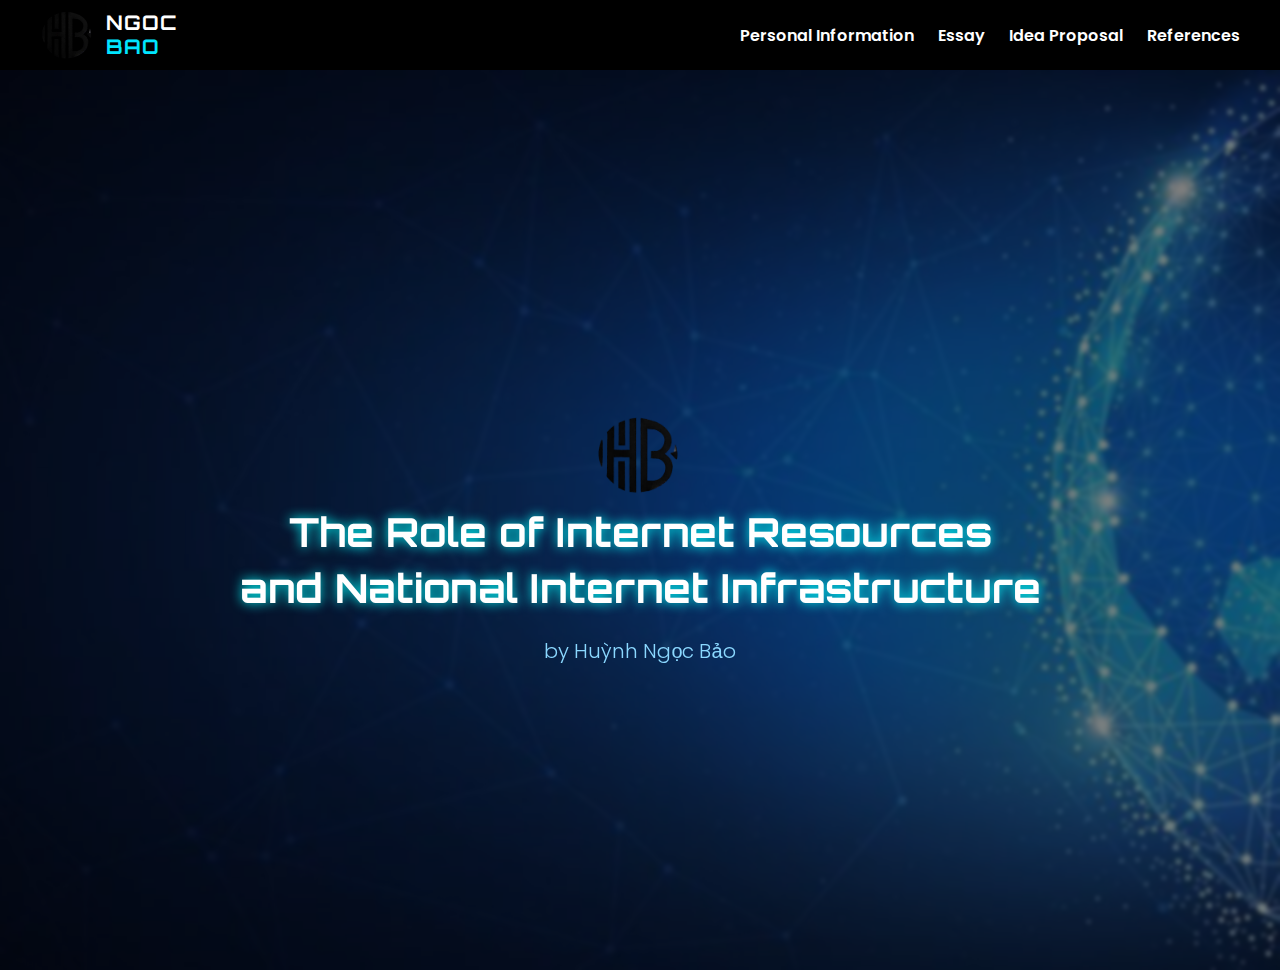
<file: index.html>
<!DOCTYPE html>
<html lang="en">
<head>
  <meta charset="UTF-8" />
  <meta name="viewport" content="width=device-width, initial-scale=1.0" />
  <title>Role of Internet Resources</title>
  <link href="https://fonts.googleapis.com/css2?family=Orbitron:wght@600&family=Poppins:wght@400;700&display=swap" rel="stylesheet">
  <link rel="stylesheet" href="style.css" />
  <style>
    body {
      margin: 0;
      font-family: 'Poppins', sans-serif;
      color: white;
      background-color: #000;
    }

    header {
      display: flex;
      justify-content: space-between;
      align-items: center;
      background: #000;
      padding: 10px 40px;
      position: sticky;
      top: 0;
      z-index: 1000;
    }

    .logo-container {
      display: flex;
      align-items: center;
    }

    .logo-container img {
      height: 50px;
      margin-right: 10px;
    }

    .logo {
      font-family: 'Orbitron', sans-serif;
      font-size: 20px;
      font-weight: bold;
      line-height: 1.2;
    }

    .highlight {
      color: #00ffff;
    }

    nav a {
      margin-left: 20px;
      color: #ffffff;
      text-decoration: none;
      font-weight: 600;
      font-size: 16px;
      transition: color 0.3s;
    }

    nav a:hover {
      color: #00ffff;
    }

    .hero {
  background: url('internet 2.jpg') center center / cover no-repeat;
      height: 100vh;
      display: flex;
      justify-content: center;
      align-items: center;
      text-align: center;
      position: relative;
    }

    .overlay {
      position: absolute;
      top: 0; left: 0;
      width: 100%; height: 100%;
      background: rgba(0, 0, 0, 0.6);
    }

    .content {
      position: relative;
      z-index: 1;
    }

.content img {
  height: 80px;
  margin-bottom: 2px;  /* Trước là 20px, giảm để kéo sát xuống */
  margin-top: -20px;    /* Thêm dòng này để kéo logo lên */
}


    h1 {
      font-family: 'Orbitron', sans-serif;
      font-size: 42px;
      text-shadow: 0 0 10px #00ffff, 0 0 20px #00ffff;
      margin-bottom: 10px;
    }

    p {
      font-size: 18px;
      color: #aaa;
    }
  </style>
</head>
<body>
  <header>
    <div class="logo-container">
      <img src="logohb-removebg-preview.png" alt="HB Logo">
      <div class="logo">NGOC<br><span class="highlight">BAO</span></div>
    </div>
    <nav>
      <a href="personal.html">Personal Information</a>
      <a href="essay.html">Essay</a>
      <a href="idea.html">Idea Proposal</a>
      <a href="reference.html">References</a>
    </nav>
  </header>

  <section class="hero">
    <div class="overlay"></div>
    <div class="content">
      <img src="logohb-removebg-preview.png" alt="HB Logo">
      <h1>The Role of Internet Resources<br>and National Internet Infrastructure</h1>
      <p>by Huỳnh Ngọc Bảo</p>
    </div>
  </section>
</body>
</html>
</file>
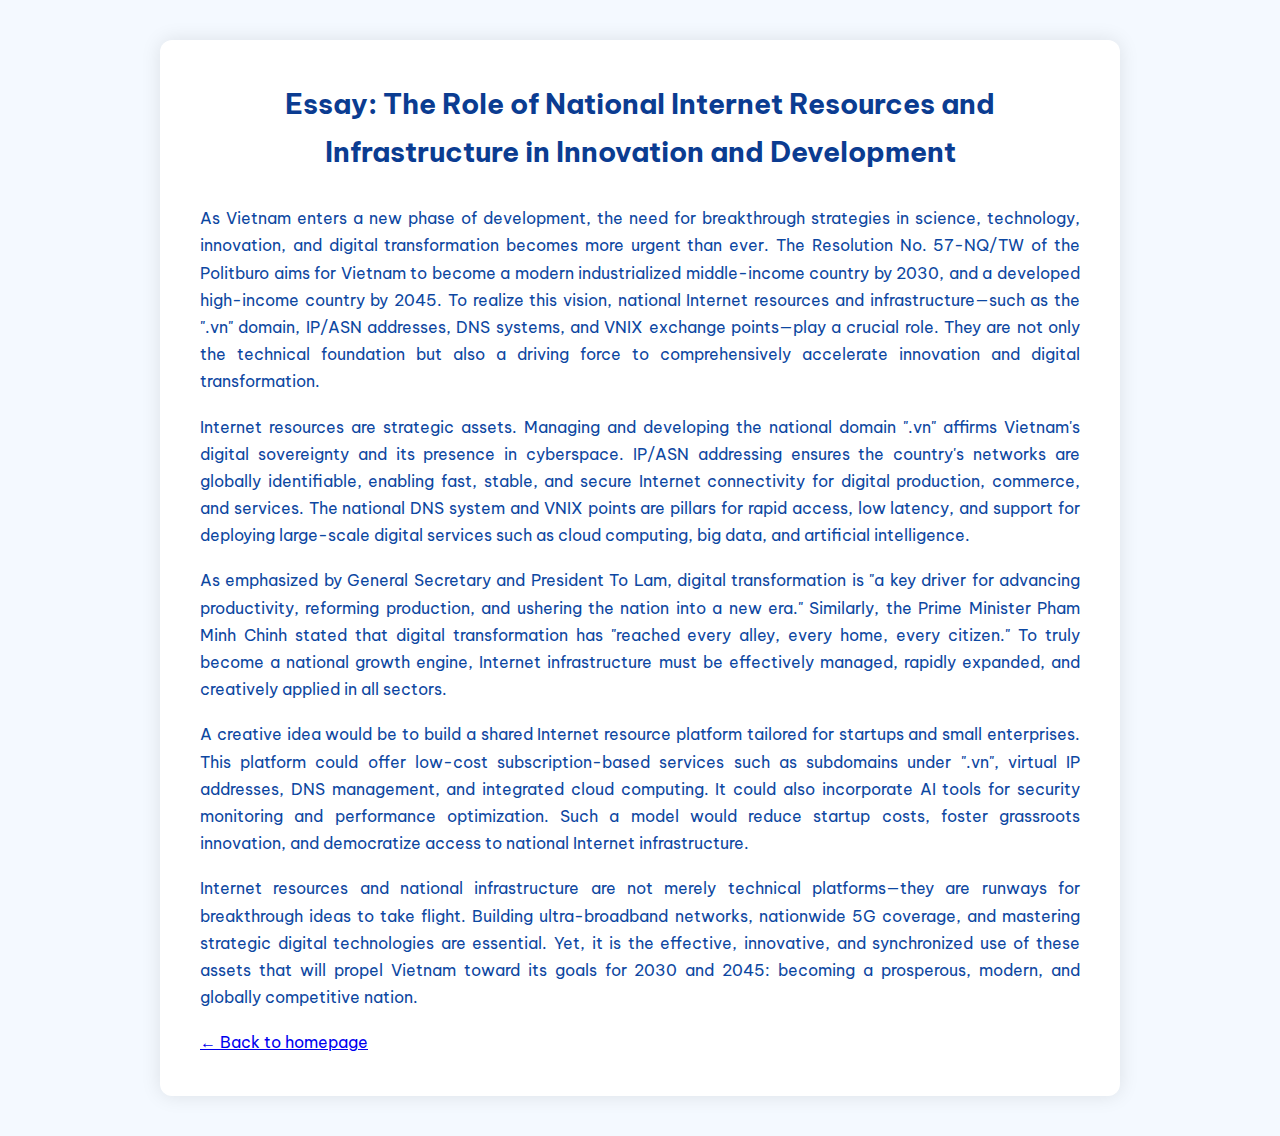
<file: essay.html>
<!DOCTYPE html>
<html lang="en">
<head>
  <meta charset="UTF-8" />
  <meta name="viewport" content="width=device-width, initial-scale=1.0" />
  <title>Essay - Internet Resources & Infrastructure</title>
  <link href="https://fonts.googleapis.com/css2?family=Be+Vietnam+Pro:wght@400;700&display=swap" rel="stylesheet" />
  <style>
    * { box-sizing: border-box; margin: 0; padding: 0; }
    body {
      font-family: 'Be Vietnam Pro', sans-serif;
      background: #f4f9ff;
      color: #0d47a1;
      line-height: 1.7;
      padding: 40px 16px;
    }
    .container {
      max-width: 960px;
      margin: auto;
      padding: 40px;
      background: white;
      border-radius: 12px;
      box-shadow: 0 0 20px rgba(0,0,0,0.1);
    }
    h1 {
      text-align: center;
      margin-bottom: 30px;
      font-size: 28px;
      color: #0b3c91;
    }
    h2 {
      margin-top: 30px;
      font-size: 22px;
      color: #1565c0;
    }
    p {
      margin-bottom: 18px;
      text-align: justify;
    }
  </style>
</head>
<body>
  <div class="container">
    <h1>Essay: The Role of National Internet Resources and Infrastructure in Innovation and Development</h1>

    <p>As Vietnam enters a new phase of development, the need for breakthrough strategies in science, technology, innovation, and digital transformation becomes more urgent than ever. The Resolution No. 57-NQ/TW of the Politburo aims for Vietnam to become a modern industrialized middle-income country by 2030, and a developed high-income country by 2045. To realize this vision, national Internet resources and infrastructure—such as the ".vn" domain, IP/ASN addresses, DNS systems, and VNIX exchange points—play a crucial role. They are not only the technical foundation but also a driving force to comprehensively accelerate innovation and digital transformation.</p>

    <p>Internet resources are strategic assets. Managing and developing the national domain ".vn" affirms Vietnam's digital sovereignty and its presence in cyberspace. IP/ASN addressing ensures the country's networks are globally identifiable, enabling fast, stable, and secure Internet connectivity for digital production, commerce, and services. The national DNS system and VNIX points are pillars for rapid access, low latency, and support for deploying large-scale digital services such as cloud computing, big data, and artificial intelligence.</p>

    <p>As emphasized by General Secretary and President To Lam, digital transformation is "a key driver for advancing productivity, reforming production, and ushering the nation into a new era." Similarly, the Prime Minister Pham Minh Chinh stated that digital transformation has "reached every alley, every home, every citizen." To truly become a national growth engine, Internet infrastructure must be effectively managed, rapidly expanded, and creatively applied in all sectors.</p>

    <p>A creative idea would be to build a shared Internet resource platform tailored for startups and small enterprises. This platform could offer low-cost subscription-based services such as subdomains under ".vn", virtual IP addresses, DNS management, and integrated cloud computing. It could also incorporate AI tools for security monitoring and performance optimization. Such a model would reduce startup costs, foster grassroots innovation, and democratize access to national Internet infrastructure.</p>

    <p>Internet resources and national infrastructure are not merely technical platforms—they are runways for breakthrough ideas to take flight. Building ultra-broadband networks, nationwide 5G coverage, and mastering strategic digital technologies are essential. Yet, it is the effective, innovative, and synchronized use of these assets that will propel Vietnam toward its goals for 2030 and 2045: becoming a prosperous, modern, and globally competitive nation.</p>
      <a href="index.html" class="back-link">← Back to homepage</a>

  </div>
</body>
</html>
</file>
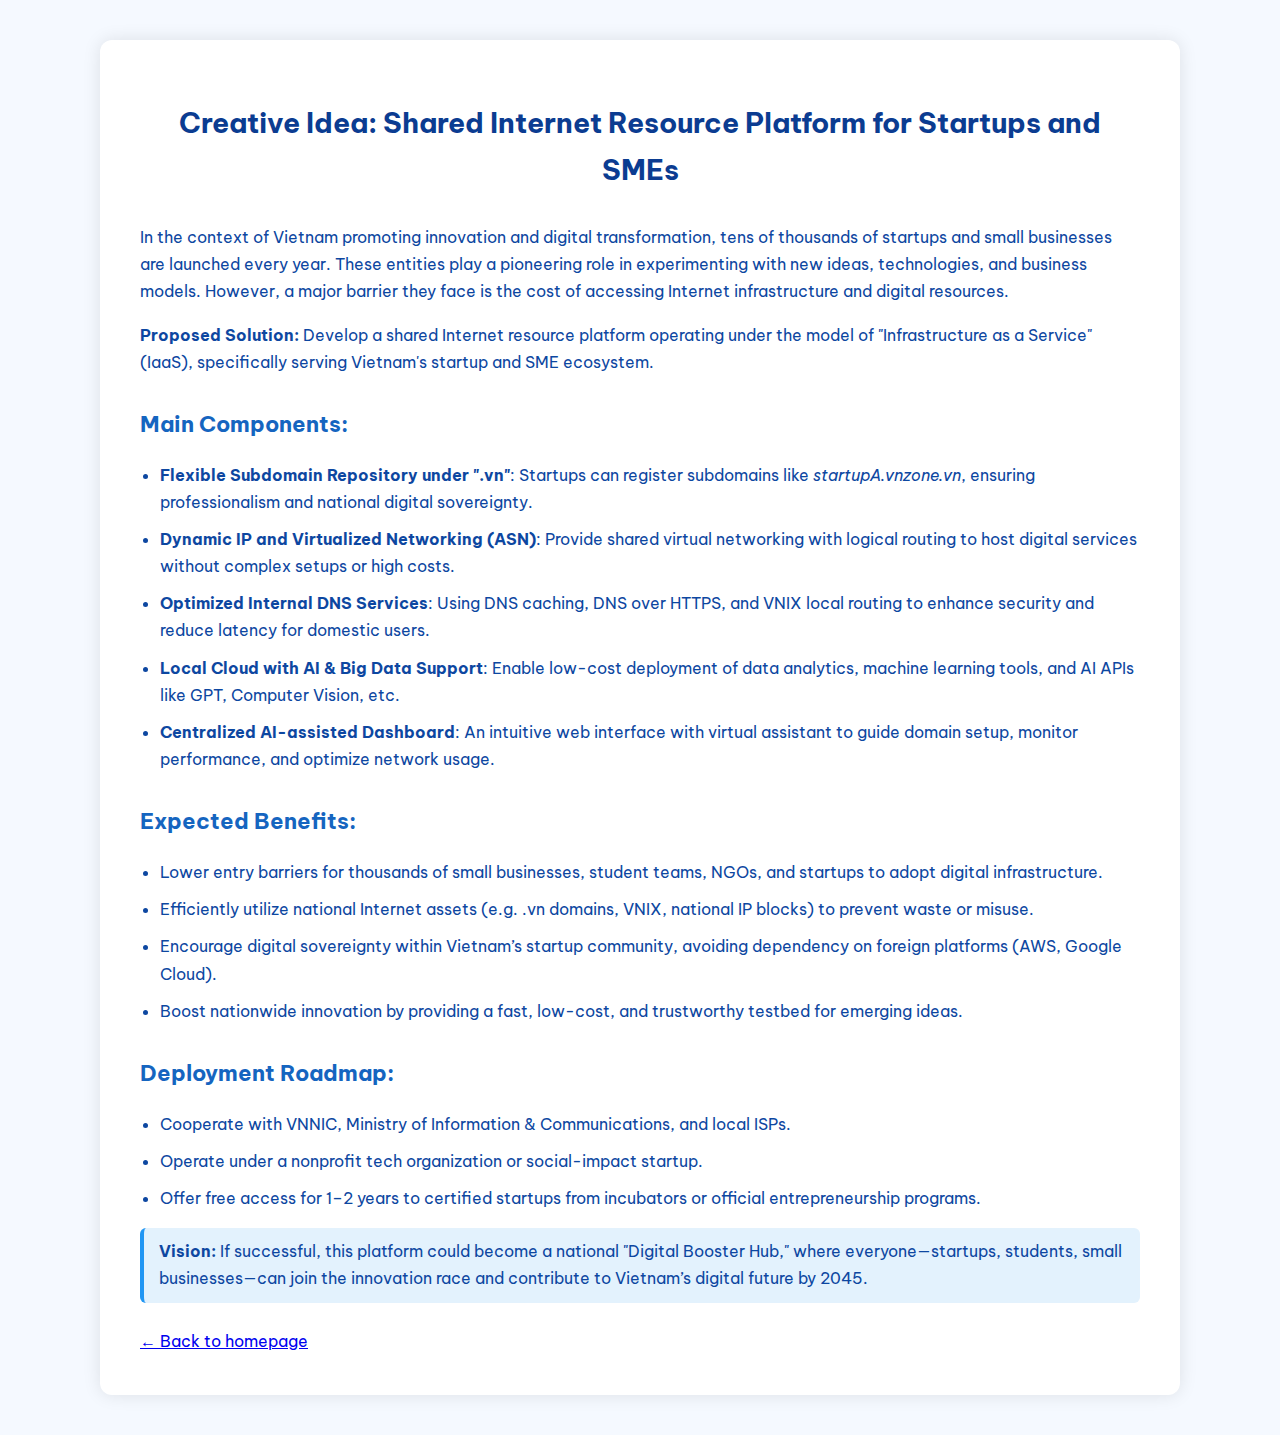
<file: idea.html>
<!DOCTYPE html>
<html lang="en">
<head>
  <meta charset="UTF-8" />
  <meta name="viewport" content="width=device-width, initial-scale=1.0" />
  <title>Idea Proposal - Shared Internet Resource Platform</title>
  <link href="https://fonts.googleapis.com/css2?family=Be+Vietnam+Pro:wght@400;700&display=swap" rel="stylesheet">
  <style>
    body {
      font-family: 'Be Vietnam Pro', sans-serif;
      background: #f5f9ff;
      color: #0d47a1;
      margin: 0;
      padding: 40px 20px;
      line-height: 1.7;
    }
    .container {
      max-width: 1000px;
      margin: auto;
      background: white;
      border-radius: 12px;
      padding: 40px;
      box-shadow: 0 0 18px rgba(0,0,0,0.1);
    }
    h1 {
      text-align: center;
      font-size: 28px;
      color: #0b3c91;
      margin-bottom: 30px;
    }
    h2 {
      color: #1565c0;
      margin-top: 30px;
      font-size: 22px;
    }
    ul {
      padding-left: 20px;
    }
    ul li {
      margin-bottom: 10px;
    }
    .highlight {
      background: #e3f2fd;
      padding: 10px 15px;
      border-left: 4px solid #2196f3;
      margin-bottom: 25px;
      border-radius: 6px;
    }
  </style>
</head>
<body>
  <div class="container">
    <h1>Creative Idea: Shared Internet Resource Platform for Startups and SMEs</h1>

    <p>In the context of Vietnam promoting innovation and digital transformation, tens of thousands of startups and small businesses are launched every year. These entities play a pioneering role in experimenting with new ideas, technologies, and business models. However, a major barrier they face is the cost of accessing Internet infrastructure and digital resources.</p>

    <p><strong>Proposed Solution:</strong> Develop a shared Internet resource platform operating under the model of "Infrastructure as a Service" (IaaS), specifically serving Vietnam's startup and SME ecosystem.</p>

    <h2>Main Components:</h2>
    <ul>
      <li><strong>Flexible Subdomain Repository under ".vn"</strong>: Startups can register subdomains like <em>startupA.vnzone.vn</em>, ensuring professionalism and national digital sovereignty.</li>
      <li><strong>Dynamic IP and Virtualized Networking (ASN)</strong>: Provide shared virtual networking with logical routing to host digital services without complex setups or high costs.</li>
      <li><strong>Optimized Internal DNS Services</strong>: Using DNS caching, DNS over HTTPS, and VNIX local routing to enhance security and reduce latency for domestic users.</li>
      <li><strong>Local Cloud with AI & Big Data Support</strong>: Enable low-cost deployment of data analytics, machine learning tools, and AI APIs like GPT, Computer Vision, etc.</li>
      <li><strong>Centralized AI-assisted Dashboard</strong>: An intuitive web interface with virtual assistant to guide domain setup, monitor performance, and optimize network usage.</li>
    </ul>

    <h2>Expected Benefits:</h2>
    <ul>
      <li>Lower entry barriers for thousands of small businesses, student teams, NGOs, and startups to adopt digital infrastructure.</li>
      <li>Efficiently utilize national Internet assets (e.g. .vn domains, VNIX, national IP blocks) to prevent waste or misuse.</li>
      <li>Encourage digital sovereignty within Vietnam’s startup community, avoiding dependency on foreign platforms (AWS, Google Cloud).</li>
      <li>Boost nationwide innovation by providing a fast, low-cost, and trustworthy testbed for emerging ideas.</li>
    </ul>

    <h2>Deployment Roadmap:</h2>
    <ul>
      <li>Cooperate with VNNIC, Ministry of Information & Communications, and local ISPs.</li>
      <li>Operate under a nonprofit tech organization or social-impact startup.</li>
      <li>Offer free access for 1–2 years to certified startups from incubators or official entrepreneurship programs.</li>
    </ul>

    <div class="highlight">
      <strong>Vision:</strong> If successful, this platform could become a national "Digital Booster Hub," where everyone—startups, students, small businesses—can join the innovation race and contribute to Vietnam’s digital future by 2045.
    </div>
          <a href="index.html" class="back-link">← Back to homepage</a>

  </div>
</body>
</html>
</file>
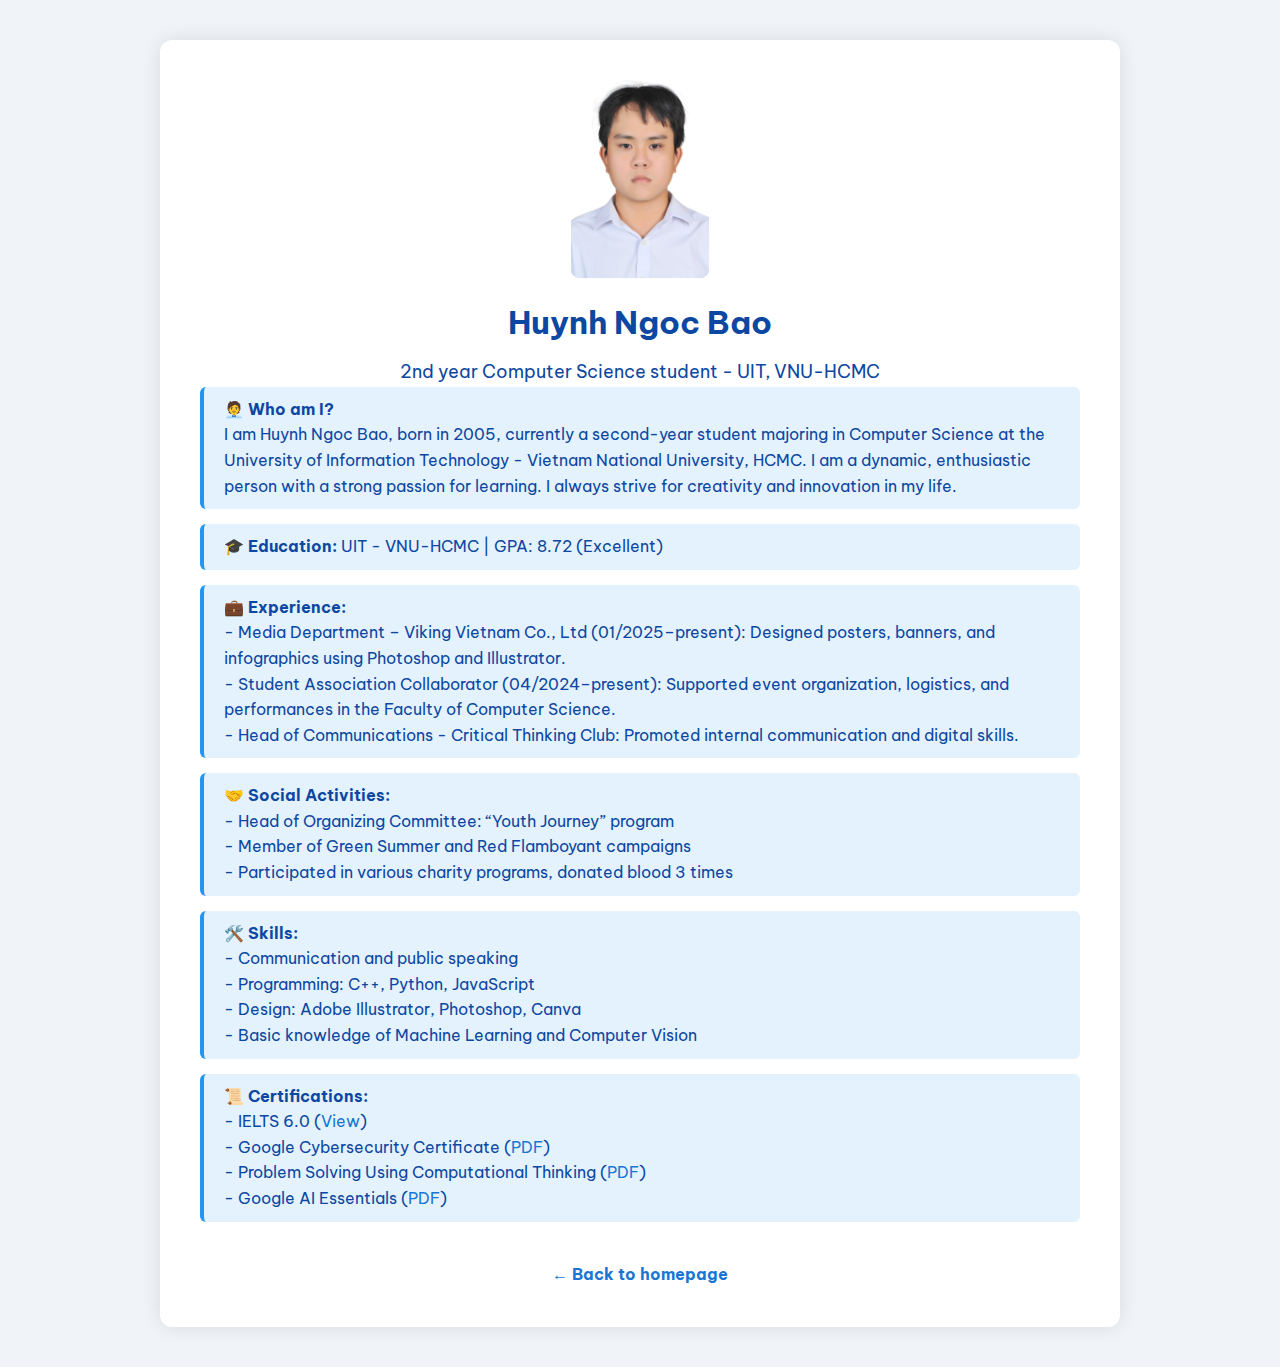
<file: personal.html>
<!DOCTYPE html>
<html lang="en">
<head>
  <meta charset="UTF-8" />
  <meta name="viewport" content="width=device-width, initial-scale=1.0" />
  <title>Personal Information - Huynh Ngoc Bao</title>
  <link href="https://fonts.googleapis.com/css2?family=Be+Vietnam+Pro:wght@400;700&display=swap" rel="stylesheet" />
  <style>
    * {
      margin: 0;
      padding: 0;
      box-sizing: border-box;
    }
    body {
      font-family: 'Be Vietnam Pro', sans-serif;
      background: #f0f4f8;
      color: #0d47a1;
      line-height: 1.6;
    }
    .container {
      max-width: 960px;
      margin: 40px auto;
      padding: 40px;
      background: #ffffff;
      border-radius: 12px;
      box-shadow: 0 0 20px rgba(0, 0, 0, 0.1);
    }
    h1 {
      font-size: 32px;
      text-align: center;
      color: #0d47a1;
      margin-bottom: 10px;
    }
    h2 {
      font-size: 22px;
      margin-top: 30px;
      margin-bottom: 10px;
      color: #1565c0;
    }
    .info-box {
      padding: 10px 20px;
      background-color: #e3f2fd;
      border-left: 4px solid #2196f3;
      margin-bottom: 15px;
      border-radius: 6px;
    }
    .info-box p {
      margin: 0;
      color: #0d47a1;
    }
    a {
      color: #1976d2;
      text-decoration: none;
    }
    a:hover {
      text-decoration: underline;
    }
    .back-link {
      display: block;
      text-align: center;
      margin-top: 40px;
      font-weight: bold;
    }
    .highlight {
      font-weight: bold;
    }
  </style>
</head>
<body>
  <div class="container">
    <div style="text-align: center;">
      <img src="anh the.png" alt="Profile Photo" style="width: 140px; height: auto; border-radius: 12px; margin-bottom: 10px;">
      <h1>Huynh Ngoc Bao</h1>
    </div>
    <p style="text-align:center; font-size: 18px;">2nd year Computer Science student - UIT, VNU-HCMC</p>

    <div class="info-box">
      <strong>🧑‍💼 Who am I?</strong>
      <p>I am Huynh Ngoc Bao, born in 2005, currently a second-year student majoring in Computer Science at the University of Information Technology - Vietnam National University, HCMC. I am a dynamic, enthusiastic person with a strong passion for learning. I always strive for creativity and innovation in my life.</p>
    </div>

    <div class="info-box">
      <strong>🎓 Education:</strong> UIT - VNU-HCMC | GPA: 8.72 (Excellent)
    </div>

    <div class="info-box">
      <strong>💼 Experience:</strong><br>
      - Media Department – Viking Vietnam Co., Ltd (01/2025–present): Designed posters, banners, and infographics using Photoshop and Illustrator.<br>
      - Student Association Collaborator (04/2024–present): Supported event organization, logistics, and performances in the Faculty of Computer Science.<br>
      - Head of Communications - Critical Thinking Club: Promoted internal communication and digital skills.
    </div>

    <div class="info-box">
      <strong>🤝 Social Activities:</strong><br>
      - Head of Organizing Committee: “Youth Journey” program<br>
      - Member of Green Summer and Red Flamboyant campaigns<br>
      - Participated in various charity programs, donated blood 3 times
    </div>

    <div class="info-box">
      <strong>🛠️ Skills:</strong><br>
      - Communication and public speaking<br>
      - Programming: C++, Python, JavaScript<br>
      - Design: Adobe Illustrator, Photoshop, Canva<br>
      - Basic knowledge of Machine Learning and Computer Vision
    </div>

    <div class="info-box">
      <strong>📜 Certifications:</strong><br>
      - IELTS 6.0 (<a href="chứng chỉ ielts.jpg" target="_blank">View</a>)<br>
      - Google Cybersecurity Certificate (<a href="Google Cybersecurity.pdf" target="_blank">PDF</a>)<br>
      - Problem Solving Using Computational Thinking (<a href="Problem Solving Using Computational Thinking.pdf" target="_blank">PDF</a>)<br>
      - Google AI Essentials (<a href="Google AI Essentials.pdf" target="_blank">PDF</a>)
    </div>

    <a href="index.html" class="back-link">← Back to homepage</a>
  </div>
</body>
</html>
</file>
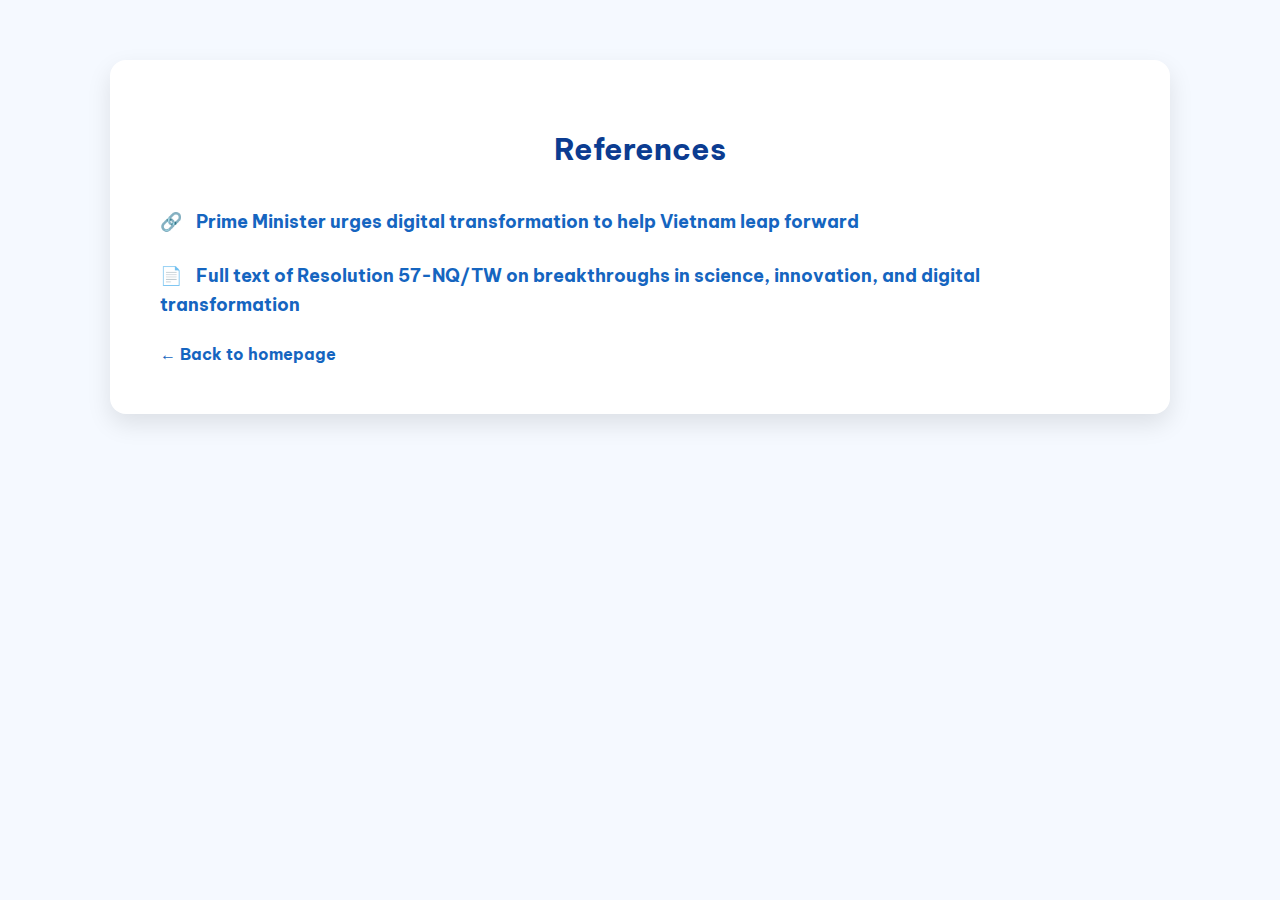
<file: reference.html>
<!DOCTYPE html>
<html lang="en">
<head>
  <meta charset="UTF-8" />
  <meta name="viewport" content="width=device-width, initial-scale=1.0" />
  <title>References - National Internet Resources</title>
  <link href="https://fonts.googleapis.com/css2?family=Be+Vietnam+Pro:wght@400;700&display=swap" rel="stylesheet">
  <style>
    body {
      font-family: 'Be Vietnam Pro', sans-serif;
      background: #f5f9ff;
      color: #0d47a1;
      margin: 0;
      padding: 60px 20px;
    }
    .container {
      max-width: 960px;
      margin: auto;
      background: #ffffff;
      border-radius: 16px;
      padding: 50px;
      box-shadow: 0 10px 25px rgba(0, 0, 0, 0.1);
    }
    h1 {
      font-size: 30px;
      color: #0b3c91;
      text-align: center;
      margin-bottom: 40px;
    }
    ul {
      list-style: none;
      padding: 0;
    }
    li {
      margin-bottom: 25px;
      font-size: 18px;
      line-height: 1.6;
    }
    a {
      color: #1565c0;
      text-decoration: none;
      font-weight: bold;
    }
    a:hover {
      text-decoration: underline;
    }
    .reference-icon {
      display: inline-block;
      margin-right: 10px;
      color: #2196f3;
    }
  </style>
</head>
<body>
  <div class="container">
    <h1>References</h1>
    <ul>
      <li>
        <span class="reference-icon">🔗</span>
        <a href="https://mod.gov.vn/vn/noi-dung/sa-mod-qlcd-hcc/sa-qlnnvqp-cchc/thu-tuong-pham-minh-chinh-thuc-day-chuyen-doi-so-de-viet-nam-bat-kip-tien-cung-vuot-len" target="_blank">
          Prime Minister urges digital transformation to help Vietnam leap forward
        </a>
      </li>
      <li>
        <span class="reference-icon">📄</span>
        <a href="https://xaydungchinhsach.chinhphu.vn/toan-van-nghi-quyet-ve-dot-pha-phat-trien-khoa-hoc-cong-nghe-doi-moi-sang-tao-va-chuyen-doi-so-quoc-gia-119241224180048642.htm" target="_blank">
          Full text of Resolution 57-NQ/TW on breakthroughs in science, innovation, and digital transformation
        </a>
      </li>
    </ul>
        <a href="index.html" class="back-link">← Back to homepage</a>

  </div>
</body>
</html>
</file>
<file: style.css>
* {
  margin: 0;
  padding: 0;
  box-sizing: border-box;
}

body {
  font-family: 'Poppins', sans-serif;
  background: #000;
  color: #fff;
  overflow-x: hidden;
}

header {
  display: flex;
  justify-content: space-between;
  align-items: center;
  padding: 20px 10%;
  position: fixed;
  width: 100%;
  top: 0;
  z-index: 100;
  background: rgba(0, 0, 0, 0.6);
  backdrop-filter: blur(10px);
}

.logo {
  font-size: 20px;
  font-weight: bold;
  letter-spacing: 1px;
  line-height: 1.2;
  text-transform: uppercase;
}

.logo .highlight {
  color: #00e5ff;
}

nav a {
  color: #fff;
  text-decoration: none;
  margin-left: 25px;
  font-size: 14px;
  font-weight: 500;
  position: relative;
  transition: color 0.3s ease;
}

nav a::after {
  content: "";
  position: absolute;
  bottom: -6px;
  left: 0;
  width: 0%;
  height: 2px;
  background: #00e5ff;
  transition: width 0.3s ease;
}

nav a:hover::after {
  width: 100%;
}

.hero {
  height: 100vh;
  background: url('internet 2.jpg') center center / cover no-repeat;
  display: flex;
  align-items: center;
  justify-content: center;
  position: relative;
  text-align: center;
  padding: 100px 20px 40px;
}

.hero .overlay {
  position: absolute;
  top: 0; left: 0; bottom: 0; right: 0;
  background: rgba(0, 0, 0, 0.5);
  backdrop-filter: blur(2px);
}

.hero .content {
  position: relative;
  z-index: 1;
  max-width: 900px;
}

.hero h1 {
  font-family: 'Orbitron', sans-serif;
  font-size: 40px;
  line-height: 1.4;
  color: #ffffff;
  text-shadow: 0 0 12px #00ffff;
  margin-bottom: 20px;
}

.hero p {
  font-size: 20px;
  color: #8bd8ff;
  font-weight: 300;
}
</file>
